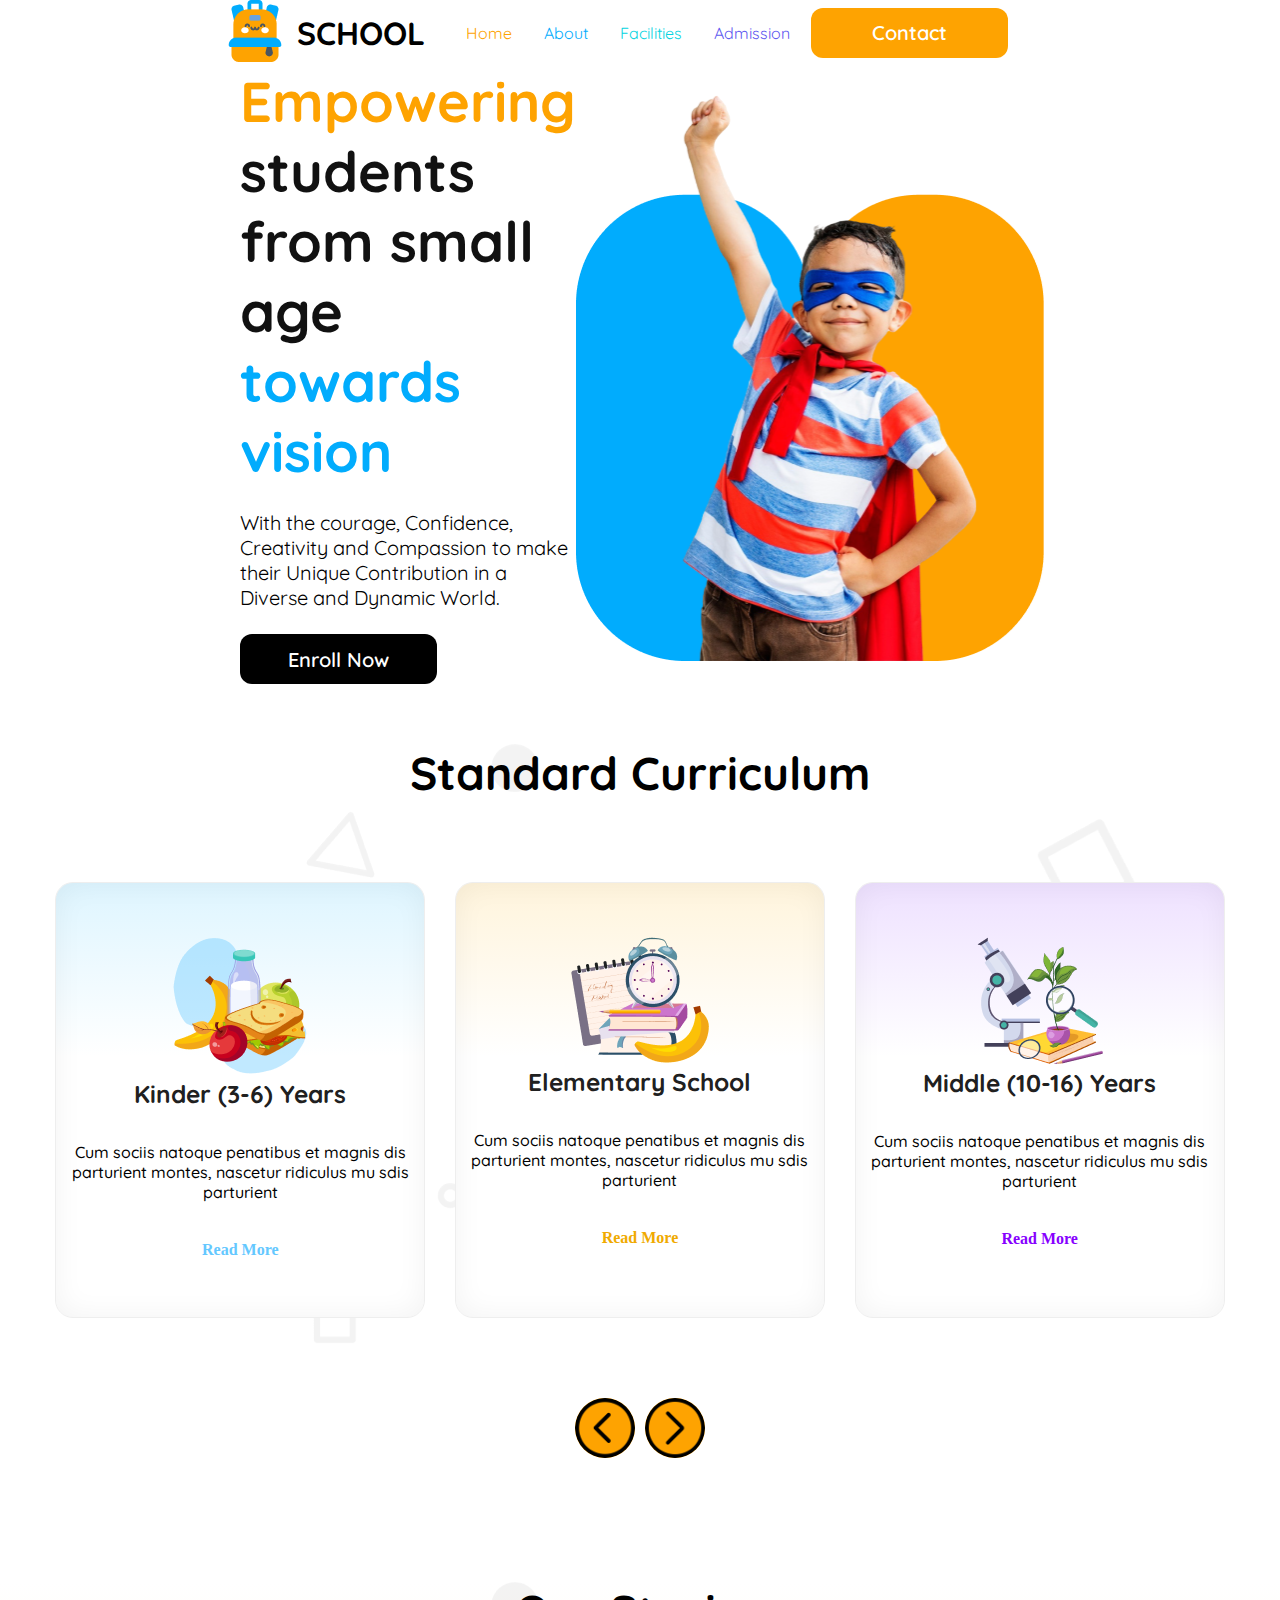
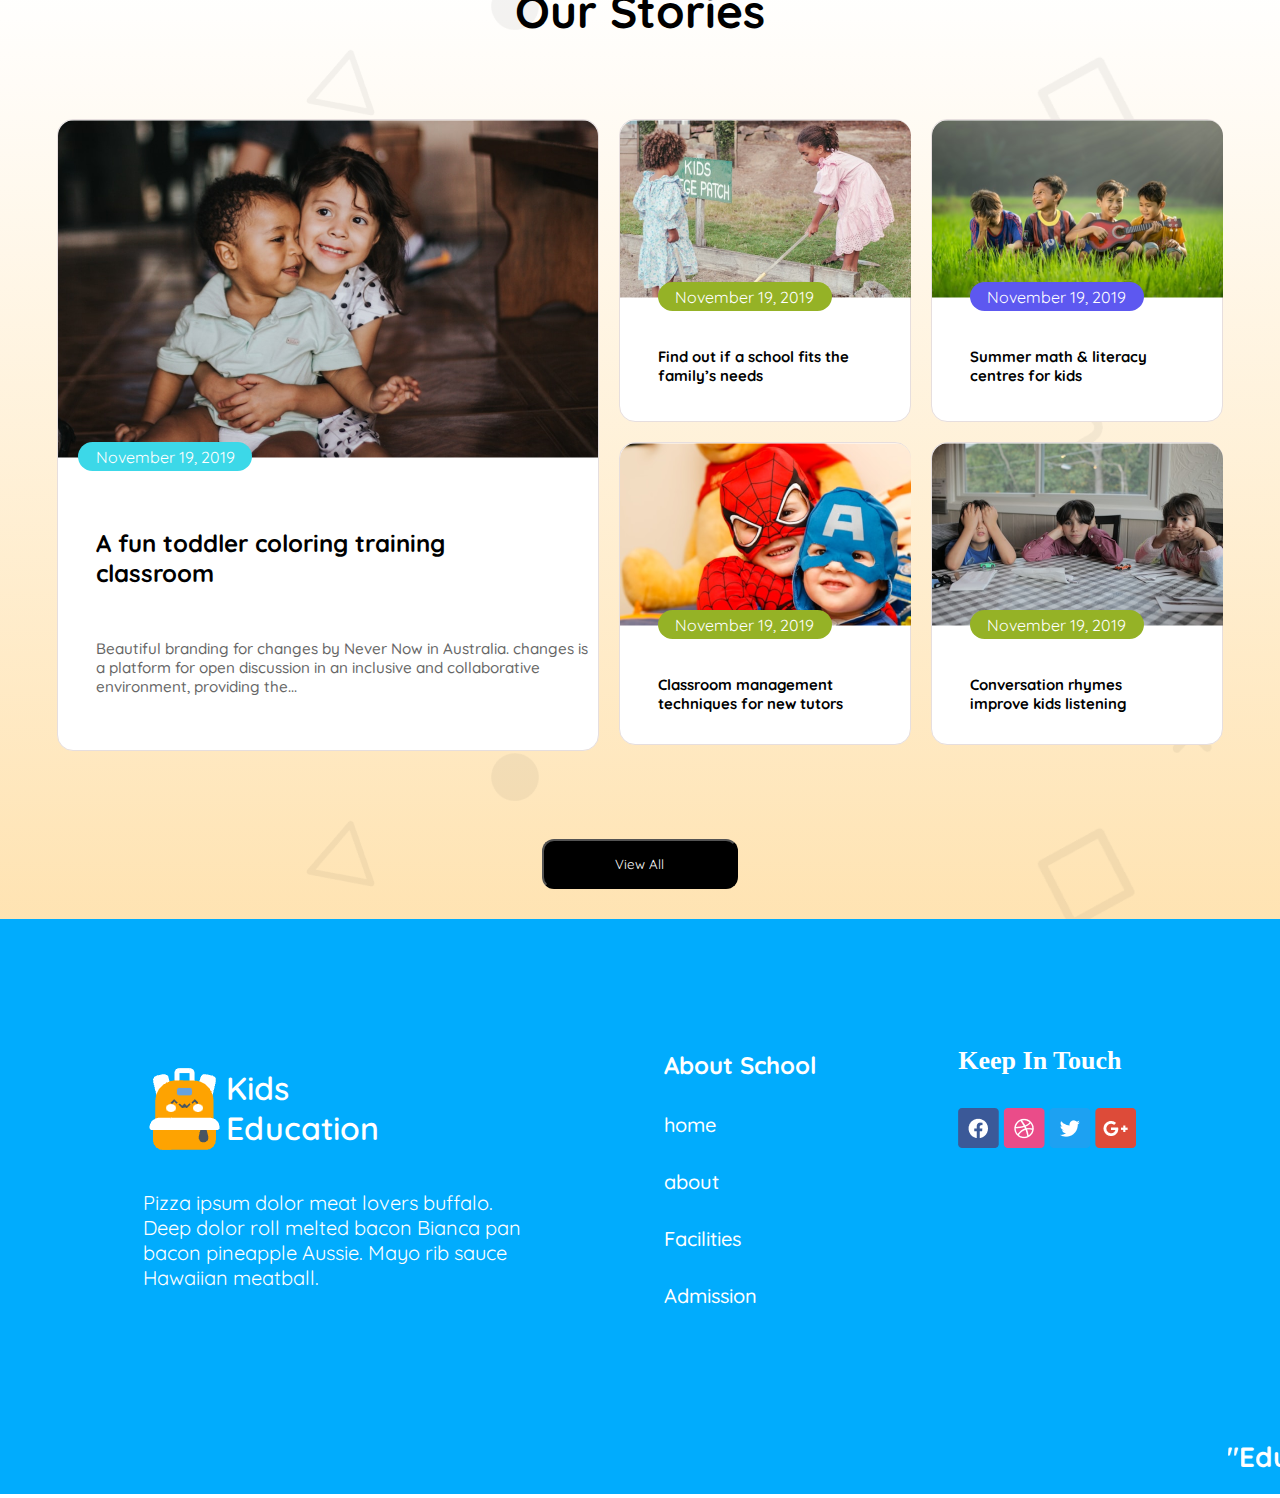
<file: index.html>
<!DOCTYPE html>
<html lang="en">
<head>
    <meta charset="UTF-8">
    <meta name="viewport" content="width=device-width, initial-scale=1.0">
    <title>KIDS EDUCATION</title>
    <link rel="stylesheet" href="style.css">
    <link rel="icon" href="assets/images.jpg">
</head>
<body>
                                                  <!-- nav-container -->
    <header class="quicksand-font">
        <nav>
            <div class="nav-container">
                <div class="nav-box1">
                    <div>
                        <img src="assets/logo.png" alt="">
                    </div>
                    <div>
                        <h1>SCHOOL</h1>
                    </div>
                </div>
                <div class="nav-box2">
                    <ul>
                        <li class="items-1">Home</li>
                        <li class="items-2">About</li>
                        <li class="items-3">Facilities</li>
                        <li class="items-4">Admission</li>
                    </ul>
                </div>
                <div >
                    <button class="nav-btn">Contact</button>
                </div>
            </div>
         </nav>
       
        </div>
       
                       <!-- small-divice -->    
            
        <div class="mobile-container">
            <div><img class="img-logo" src="assets/logo.png" alt=""></div>
            <div class="menu-box"><img class="img-menu" src="[data-uri]" alt=""/></div>
        </div>
            <hr>
    </header>
                                   <!-- nav-container-end -->
                                    <!-- hero-kids -->
     <main>
        <div class="hero-container">
            <div class="hero-box">
                <h1 class="hero-titel"><span class="span-1">Empowering</span><br>
                    <span class="span-2">students from small <br> age </span><span class="span-3">towards vision</span> </h1>
                <p class="hero-text">With the courage, Confidence, Creativity and Compassion to make <br> their Unique Contribution in a Diverse and Dynamic World.</p>
                <button class="hero-btn">Enroll Now</button>
            </div>
            <div class="img box">
                <img class="hero-img" src="assets/hero-kids.png" alt="">
            </div>
        </div>
     </main>                                                  
                                              <!-- hero-kids-end -->
                                              <!-- Standard Curriculum -->
    <section>
        <div class="titel-box">
            <h1 class="Curriculum-titel">Standard Curriculum</h1>
        </div>
        <div class="Curriculum-container">
                                             <!-- box-1 -->
            <div class="Curriculum-box-1">
                <div class="box-1-img">
                    <img  src="assets/kinder.png" alt="">
                </div>
                <h4 class="box-1-titel">Kinder (3-6) Years</h4>
                <p class="box-1-text">Cum sociis natoque penatibus et magnis
                    dis parturient montes, nascetur ridiculus
                    mu sdis parturient</p>
                <h6 class="h-style">Read More</h6>
            </div>
                                              <!-- box-2 -->
          
        
            <div class="Curriculum-box-1 Curriculum-box-2">
                <div class="box-1-img">
                    <img  src="assets/elementary.png" alt="">
                </div>
                <h4 class="box-1-titel">Elementary School</h4>
                <p class="box-1-text">Cum sociis natoque penatibus et magnis
                    dis parturient montes, nascetur ridiculus
                    mu sdis parturient</p>
                <h6 class="h-style cc">Read More</h6>
            </div>
                                                <!-- box-3 -->
         
        
            <div class="Curriculum-box-1 Curriculum-box-3">
                <div class="box-1-img">
                    <img  src="assets/middle.png" alt="">
                </div>
                <h4 class="box-1-titel">Middle (10-16) Years</h4>
                <p class="box-1-text">Cum sociis natoque penatibus et magnis
                    dis parturient montes, nascetur ridiculus
                    mu sdis parturient</p>
                <h6 class="h-style cc2">Read More</h6>
            </div>
        </div>



        <div class="arro-btn">
            <div ><img class="btn-1" src="assets/left.png" alt=""></div>
            <div ><img class="btn-2" src="assets/right.png" alt=""></div>
        </div>
    </section>
                                      <!-- Standard Curriculum-end -->
                                      <!-- story-container -->
    <main class=" total-container">
        <div class="story-container">
            <h1 class="story-titel-1">Our Stories</h1>
        </div>
        <div class="aa">
            <div class="story-1">
                <img class="story-img-1" src="assets/story-1.png" alt="">
                <p class="story-1-date">November 19, 2019</p>
                <h1 class="story-1-titel">A fun toddler coloring training  <br>
                    classroom</h1>
                    <p class="story-1-text">Beautiful branding for changes by Never Now in Australia.
                        changes is a platform for open discussion in an inclusive and
                        collaborative environment, providing the...</p>
             </div>
            <div class="box-4">
                <div class="box-22">
                    <div class="story-2">
                        <img class="story-img-1" src="assets/story-2.png" alt="">
                        <p class="story-date date-color">November 19, 2019</p>
                        <h1 class="story-titel">Find out if a school fits the <br>
                            family’s needs</h1>
                    </div>
                    <div class="story-3">
                        <img class="story-img-1" src="assets/story-3.png" alt="">
                        <p class="story-date date-color-2">November 19, 2019</p>
                        <h1 class="story-titel">Summer math & literacy <br>
                            centres for kids</h1>
                            
                    </div>
    
                </div>
                <div class="box-33">
                  
                    <div class="story-4">
                        <img class="story-img-1" src="assets/story-4.png" alt="">
                        <p class="story-date date-color">November 19, 2019</p>
                        <h1 class="story-titel">Classroom management <br>
                            techniques for new tutors</h1>
                            
                    </div>
                    <div class="story-5">
                        <img class="story-img-1" src="assets/story-5.png" alt="">
                        <p class="story-date date-color">November 19, 2019</p>
                        <h1 class="story-titel">Conversation rhymes <br>
                            improve kids listening</h1>
                            
                    </div>
                </div>
    
            </div>
            
        </div>
        <div class="story-btn-box">
            <button class="story-btn">View All</button>
        </div>
        
    </main>
        
    
                                      <!-- story-container-end -->
                                       <!-- footer-section -->
    <footer>
        <div class="footer-cintainer">
            <div>
                <div class="footer-box-1">
                    <div><img class="footer-img" src="assets/Group 1.png" alt=""></div>
                    <div> <h1  class="footer-titel">Kids <br>
                        Education</h1> </div>
                </div>
                <p class="footer-text">Pizza ipsum dolor meat lovers buffalo. <br> Deep dolor roll melted bacon Bianca pan <br> bacon pineapple Aussie. Mayo rib sauce <br>Hawaiian meatball.</p>

            </div>
        
            <div class="footer-box-2">
                <h1 class="footer-titel-2">About School</h1>
                <ul class="footer-ul">
                    <li>home</li>
                    <li>about</li>
                    <li>Facilities</li>
                    <li>Admission</li>
                </ul>
            </div>
            <div class="footer-box-3">
                <h1 class="footer-titel-3">Keep In Touch</h1>
                <div class="footer-social">
                    <img class="" src="assets/fb.png" alt="">
                    <img src="assets/dribble.png" alt="">
                    <img src="assets/twitter.png" alt="">
                    <img src="assets/google+.png" alt="">
                </div>
    
            </div>
        </div>
                                     <!-- marquee  -->
        <marquee class="head-line" behavior="" direction="row">"Education is the most powerful weapon which you can use to change the world." – Nelson Mandela</marquee>
    </footer>
</body>
</html>
</file>
<file: style.css>
@import url('https://fonts.googleapis.com/css2?family=Quicksand:wght@300..700&display=swap');

.quicksand-font {
    font-family: "Quicksand", serif;
    font-optical-sizing: auto;
    font-weight:400;
    font-style: normal;
  }
  *{
    margin: 0;
    padding: 0;
}
  
                        /* <!-- nav-container -- */

.nav-container{
    display: flex;
    justify-content: space-between;
    align-items: center;
    margin-left: 14rem;
    margin-right: 17rem;
}
 .nav-box1{
     display: flex;
     align-items: center;
     gap: 0.6875rem;
}
.nav-box2 ul{
    display: flex;
    list-style: none;
     gap: 2rem; 
     padding-left: 20px;
}
.nav-btn{
    font-family: "Quicksand",serif;
    border-radius: 0.75rem;
    background: rgb(254, 163, 1);
    padding: 0.63rem;
    width: 12.3rem;
   height: 3.14rem;
   border: none;
   color: #FFFFFF;
   font-size:1.25rem;
   font-weight: 600;
   /* margin-left: 11.32rem; */
}
.items-1{
    color:#FEA301;
}
.items-2{
    color:#01ACFD;
}
.items-3{
    color:#05D4DF;
}
.items-4{

    color:#5D58EF;
}

.mobile-container{
    display: none;
}

.img-logo{
    width: 4.5rem;
    height: 4.5rem;
}
hr{
    display: none;
}
                     /* <!-- nav-container --> */
                     /* hero-container */
.hero-container{
    display: flex;
    justify-content: space-between;
    justify-items: center;
    align-items: center;
    text-align: left;
    margin-left: 15rem;
    margin-right: 17rem;
   
}

.hero-titel{
    font-family: "Quicksand", serif;
    font-weight: 700;
    font-size: 3.5rem;
}
.span-1{
    color: #FEA301;
}
.span-2{
    color: #111111;
}
.span-3{
    color:#01ACFD;
}
.hero-text{
    font-family: "Quicksand", serif;
    font-size: 1.25rem;
    font-weight: 400;
    margin-top: 1.5rem;
}
.hero-btn{
    font-family: "Quicksand",serif;
    border-radius: 0.75rem;
    background: Black;
    padding: 0.63rem;
    width: 12.3rem;
   height: 3.14rem;
   border: none;
   color: #FFFFFF;
   font-size:1.25rem;
   font-weight: 600;
   margin-top: 1.5rem;
}
.hero-img{
    width: 29.25rem;
    height: 35.95rem;
}
                        /* hero-container-end */
 
                       /* <!-- Standard Curriculum -- */

.Curriculum-container{
    display: flex;
    gap: 30px;
    justify-content:center
}
.Curriculum-titel{
    font-family: "Quicksand", serif;
    Font-weight:700;
    Font-size: 2.875rem;
    text-align: center;
    margin-top: 3.75rem;
    margin-bottom: 5rem;
}
.Curriculum-box-1{
    max-width: 22.98rem;
    max-height: 29.75rem;
    border: 1px solid rgb(238, 238, 238);
    border-radius: 1.125rem;
    box-shadow: inset 0px 0px 28.3px 0.94px rgba(0, 0, 0, 0.05);
    background: linear-gradient(180.00deg, rgb(222, 245, 255),rgba(255, 255, 255, 0) 40%),rgb(255, 255, 255);
}
.Curriculum-box-2{
    box-shadow: inset 0px 0px 28.3px 0.94px rgba(0, 0, 0, 0.05);
    background: linear-gradient(180.00deg, rgb(255, 244, 220),rgba(255, 255, 255, 0) 40%),rgb(255, 255, 255);
}

.Curriculum-box-3{
    box-shadow: inset 0px 0px 28.3px 0.94px rgba(0, 0, 0, 0.05);
    background: linear-gradient(180.00deg, rgb(238, 225, 255),rgba(255, 255, 255, 0) 40%),rgb(255, 255, 255);
}

.box-1-titel{
    font-family: "Quicksand", serif;
    font-weight: 700;
    font-size: 1.53rem;
    text-align: center;
    color:#202020;
}

.box-1-text{
    font-family: "Quicksand", serif;
    font-size: 1rem;
    font-weight: 500;
    text-align: center;
    margin-top: 2.09rem;
}
.h-style{
 text-align: center; 
 color: #64C8FF;  
 font-weight: 700;
 font-size: 1rem;
 margin-top: 2.41rem;
 margin-bottom: 3.65rem;
}
.cc{
    color:#F0AA00;
}
.cc2{
    color: #8700FF;

}
.box-1-img{
    text-align: center;
    margin-top: 3.35rem;
}
.arro-btn{
    display: flex;
    justify-content: center;
    margin-top: 5rem;
    gap: 0.625rem;
}
.btn-1{
    height: 3.75rem;
    width: 3.75rem;
    background-color: #FEA301;
    border-radius: 50%;
}
.btn-2{
    height: 3.75rem;
    width: 3.75rem;
    background-color: #FEA301;
    border-radius: 50%;
}
section{
    background-image: url("assets/bg.png");
}
                           /* <!-- story-container --> */
.story-titel-1{
    font-family: "Quicksand", serif;
    font-weight: 700;
    font-size: 2.87rem;
    color: #000;
    text-align: center;
    margin-top: 7.5rem;
}
.story-1{
    border: 1px solid rgb(230, 222, 222);
    width: 33.75rem;
    height: 39.37rem;
    border-radius: 1rem;
    background: rgb(255, 255, 255);
}
.story-2{
    border: 1px solid rgb(230, 222, 222);
    width: 18.12rem;
    height: 18.81rem;
    border-radius: 1rem;
    background: rgb(255, 255, 255);
}
.story-3{
    border: 1px solid rgb(230, 222, 222);
    width: 18.12rem;
    height: 18.81rem;
    border-radius: 1rem;
    background: rgb(255, 255, 255);
}
.story-4{
    border: 1px solid rgb(230, 222, 222);
    width: 18.12rem;
    height: 18.81rem;
    border-radius: 1rem;
    background: rgb(255, 255, 255);
}
.story-5{
    border: 1px solid rgb(230, 222, 222);
    width: 18.12rem;
    height: 18.81rem;
    border-radius: 1rem;
    background: rgb(255, 255, 255);
}
.story-img-1{
    border-radius:  1rem 1rem 0 0;
}
.story-1-date{
    font-family: "Quicksand", serif;
    border-radius: 2.99rem;
    background: rgb(60, 216, 232);
    width: 10.87rem;
    height:1.5rem;
    color: #FFFFFF;
    text-align: center;
    justify-items: center;
    padding-top: 5px;
    position: relative;
    left: 20px;
    top: -20px;
}
.story-1-titel{
    font-family: "Quicksand", serif;
    font-weight: 700;
    font-size: 1.5rem;
    margin-top: 2.28rem;
    padding-left: 2.39rem;
}
.story-1-text{
    font-family: "Quicksand", serif;
    font-size: 0.95rem;
    font-weight: 500;
    margin-top: 3.235rem;
    color: #666666;
    padding-left: 2.39rem;
}
.story-date{
    font-family: "Quicksand", serif;
    border-radius: 2.99rem;
    background: rgb(60, 216, 232);
    width: 10.87rem;
    height:1.5rem;
    color: #FFFFFF;
    text-align: center;
    justify-items: center;
    padding-top: 5px;
    position: relative;
    left: 2.36rem;
    top: -20px
}
.story-titel{
    font-family: "Quicksand", serif;
    font-weight: 700;
    font-size: 0.93rem;
    margin-top: 1rem;
    padding-left: 2.36rem;
    color: #000;
    margin-bottom: 2.023rem;
}
.date-color{
    background-color: #95B226;
}
.date-color-2{
    background-color: #5D58F0;
}
.box-22{
    display: flex;
    gap: 1.25rem;
    
}
.box-33{
    gap: 1.25rem ;
    display: flex;
    margin-top:1.25rem;
   
}
.aa{
    display: flex;
    gap:20px;
    justify-content:center;
    margin-top: 80px;
   
}
.story-btn{
    font-family: "Quicksand", serif;
    height:3.125rem;
    width: 12.31rem;
    background-color: #000;
    color: white;
    border-radius: 12px;
}
.story-btn-box{
    margin-top: 88px;
    text-align: center;
    justify-content: center;
    padding-bottom: 30px;
}
.total-container{
    
    background: url(assets/bg.png),linear-gradient(0.00deg, rgba(254, 163, 1, 0.3),rgba(255, 255, 255, 0.3) 100%);
    
}

                        /* <!-- story-container-end --> */

                     /* footer- */
.footer-cintainer{
    display: flex;
    justify-content: space-evenly;
    background-color: #01ACFD;
    width: 100%;
    height: 32.5rem;
    align-items: center;
    
}
.footer-titel{
    font-family: "Quicksand", serif;
    font-weight: 600;
    font-size: 2rem;
    color:#FFFFFF;
    flex: none;
}
.footer-box-1{
    display: flex;
}
.footer-img{
    width: 5.187rem;
    height: 5.125rem;
}
.footer-text{
    font-family: "Quicksand", serif;
    font-weight: 400;
    font-size: 1.25rem;
    color: #FFFFFF;
    margin-top: 2.25rem;
}
.footer-ul li {
    font-family: "Quicksand", serif;
    list-style: none;
    margin-top: 2rem;
    color:#FFFFFF;
    font-weight: 500;
    font-size: 1.25rem;
}
.footer-titel-2{
    font-family: "Quicksand", serif;
    font-weight: 700;
    font-size: 1.5rem;
    color:#FFFFFF;
}
.footer-titel-3{
    font-size: 1.625rem;
    font-weight: 700;
    color: #FFFFFF;
}
.footer-box-3{
    margin-bottom: 10rem;
}
.footer-social{
    margin-top: 2rem;
}
                 /* <!-- marquee  -- */
.head-line{
    font-family: "Quicksand", serif;
    font-size: 1.75rem;
    font-weight: 700;
    color:white;
    background-color: #01ACFD;
    margin-bottom: 0px;
    word-spacing: 5px;
    padding-bottom:20px;
}

@media  screen and (max-width:576px){
                          /* nav-container */
    nav{
        display: none;
    }
    .mobile-container{
        display:inline;
        display: flex;
        justify-content: space-between;
        margin-left: 1rem;
        margin-right: 1rem;
    }
    .img-logo{
        width: 2.87rem;
        height: 2.87rem;
    }
    .img-menu{
        margin-top: 0.5rem;
        width: 2.87rem;
        height: 1.87rem;
        justify-items: center;
    }
    hr{
        border: 0.5px solid rgb(254, 163, 1);
        display: block;
    }
                                  /* nav-container-end */
                                /* hero-container */
 .hero-container{
        flex-direction: column;
        flex-direction: column-reverse;
        margin-left: 0;
        margin-right: 0;
        text-align: center;
    }
    .hero-img{
        width: 20rem;
        height: 25rem;
    }
    .hero-titel{
        font-size: 2rem;
        font-weight: 700;

    }
                                     /* hero-container-end */
                                    /* <!-- Standard Curriculum --> */

.Curriculum-container{
    flex-direction: column;
    margin-left: 1.031rem;
    margin-right: 1.031rem;
                                
}
.Curriculum-titel{
    font-size: 1.625rem;
    font-weight: 700;
}
.Curriculum-box-1{
    margin-top: 0.678rem;
}
.Curriculum-box-2{
    margin-top: 0.678rem;
}
.Curriculum-box-3{
    margin-top: 0.678rem;
}
.arro-btn{
    display: none;
}
/* <!-- footer-section --> */
.footer-cintainer{
    flex-direction: column;
    align-items: start;
    background-color: #01ACFD;
    width: 100%;
    height: auto;
   
}
.footer-box-1{
    margin-top: 4.125rem;
    padding-left: 20px;
}
.footer-box-2{
    margin-top: 2rem;
    padding-right: 20px;
    text-align: left;
    padding-left: 20px;
}
.footer-box-3{
    margin-top: 2rem;
    text-align: left;
    padding-left: 20px;  
}
.footer-text{
    font-size: 1rem;
    padding-left: 20px;
}

/* story */
.story-1{
    display: none;
}
.box-4{
    display: flex;
    flex-direction: column;
}
.story-2{
    border: 1px solid rgb(230, 222, 222);
    height: 167px;
    width: 160px;
    border-radius: 1rem;
    background: rgb(255, 255, 255);
}
.story-date{
    font-family: "Quicksand", serif;
    border-radius: 2.99rem;
    font-size: 0.625rem;
    font-weight: 500;
    background: rgb(60, 216, 232);
    width: 6.437rem;
    height:1.42rem;
    color: #FFFFFF;
    text-align: center;
    justify-items: center;
    padding-top: 5px;
    position: relative;
    left: 1.41rem;
    top: -20px
    
}
.story-titel{
    font-family: "Quicksand", serif;
    font-weight: 700;
    font-size: 0.59rem;
    margin-top: -15px;
    padding-left: 1.43rem;
    color: #000;
    /* margin-bottom: -2.5rem; */
    padding-bottom:-30px;
}
.story-3{
    border: 1px solid rgb(230, 222, 222);
    height: 167px;
    width: 160px;
    border-radius: 1rem;
    background: rgb(255, 255, 255);
}
.story-4{
    border: 1px solid rgb(230, 222, 222);
    height: 167px;
    width: 160px;
    border-radius: 1rem;
    background: rgb(255, 255, 255);
}
.story-5{
    border: 1px solid rgb(230, 222, 222);
    height: 167px;
    width: 160px;
    border-radius: 1rem;
    background: rgb(255, 255, 255);
}
.story-img-1{
    border-radius:  1rem 1rem 0 0;
    width: 10rem;
    height: 6.56rem;
}
.head-line{
    display: none;
}
.box-22{
    gap: 19px;
}
.box-33{
    gap:19px;
}
}
</file>
